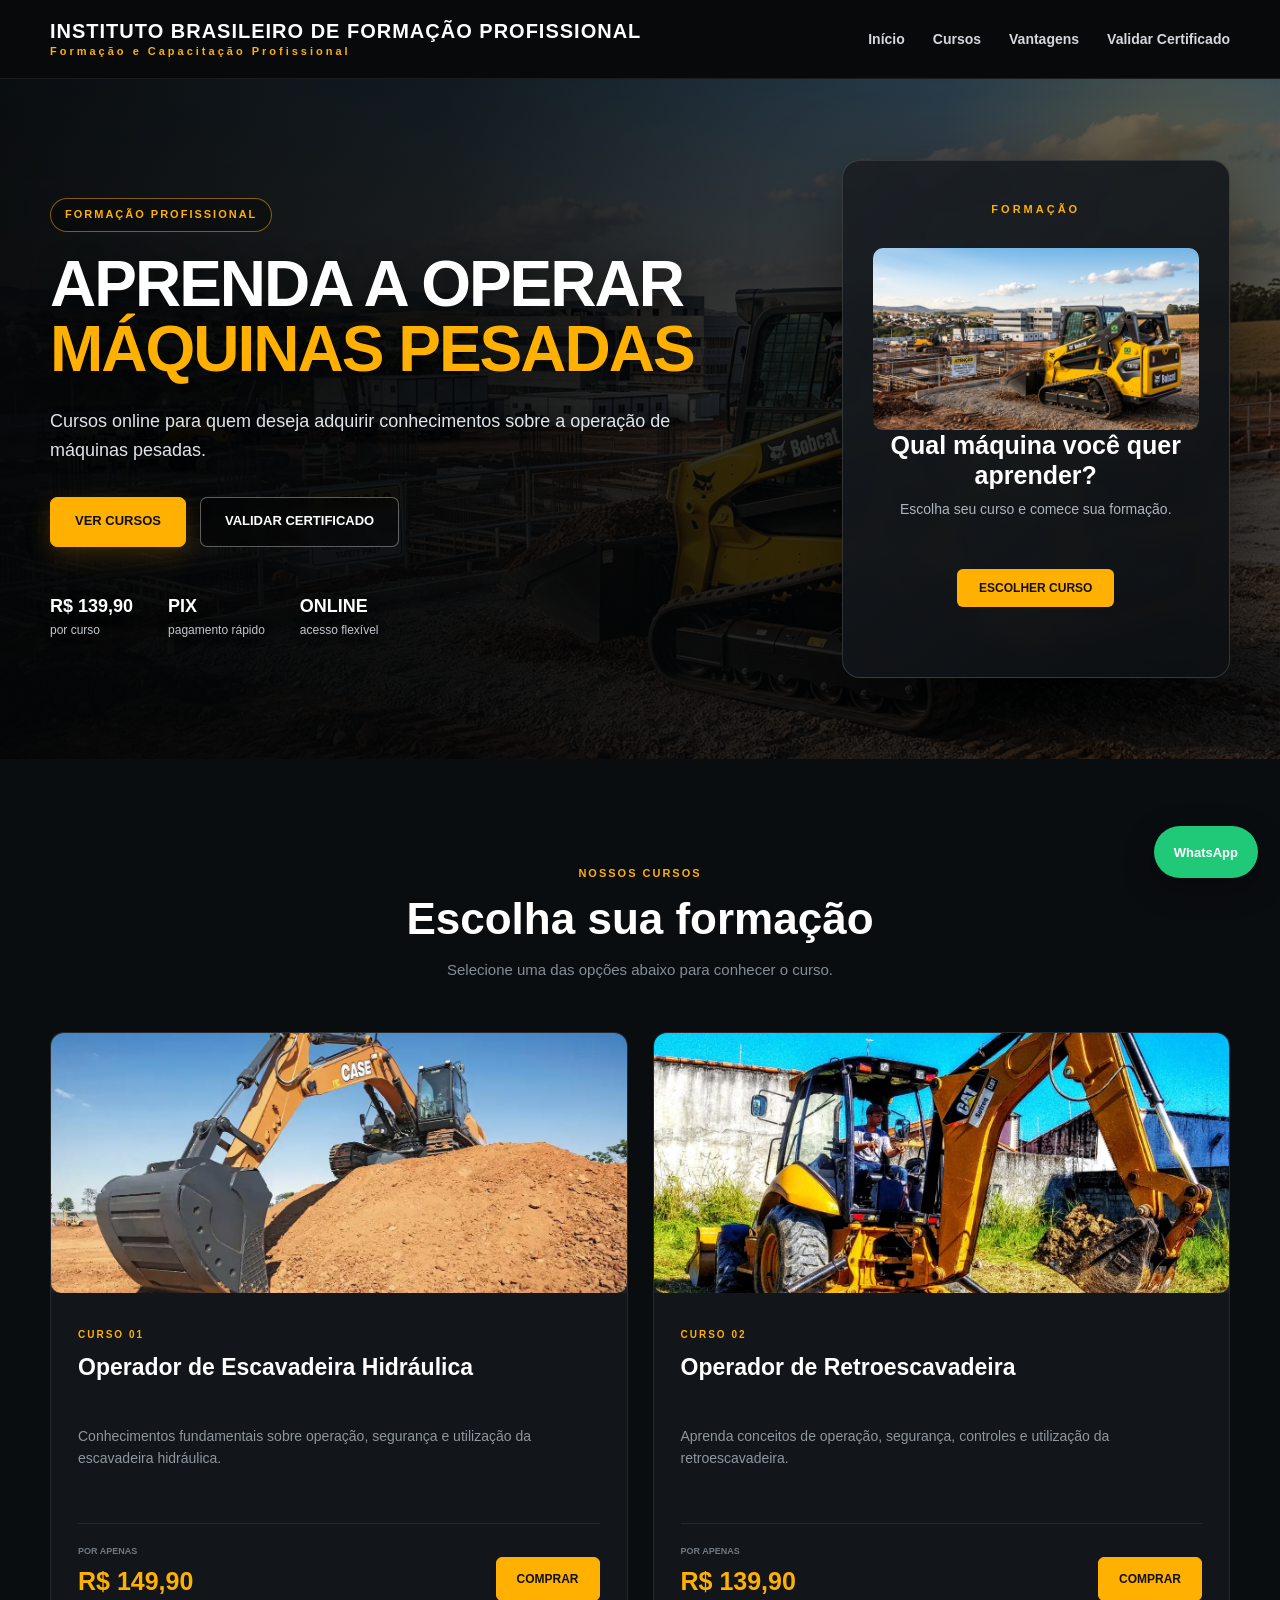
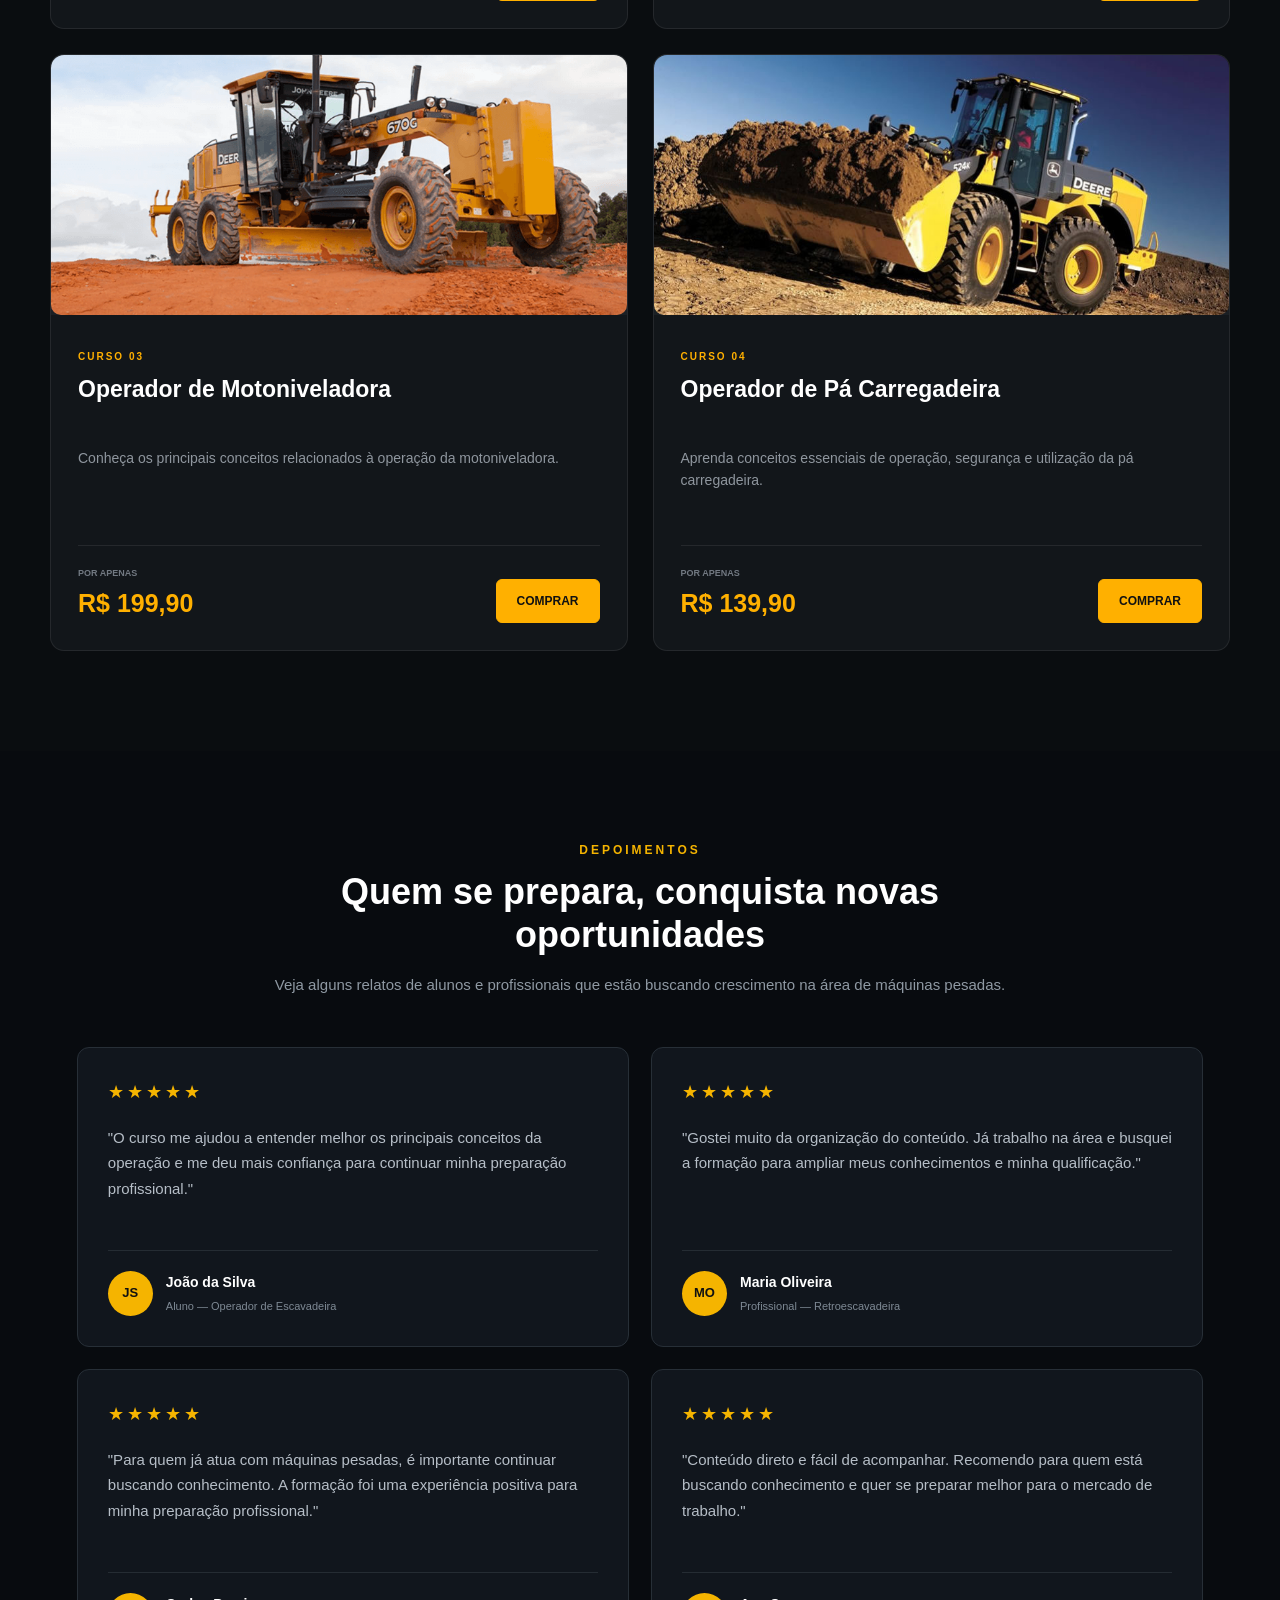
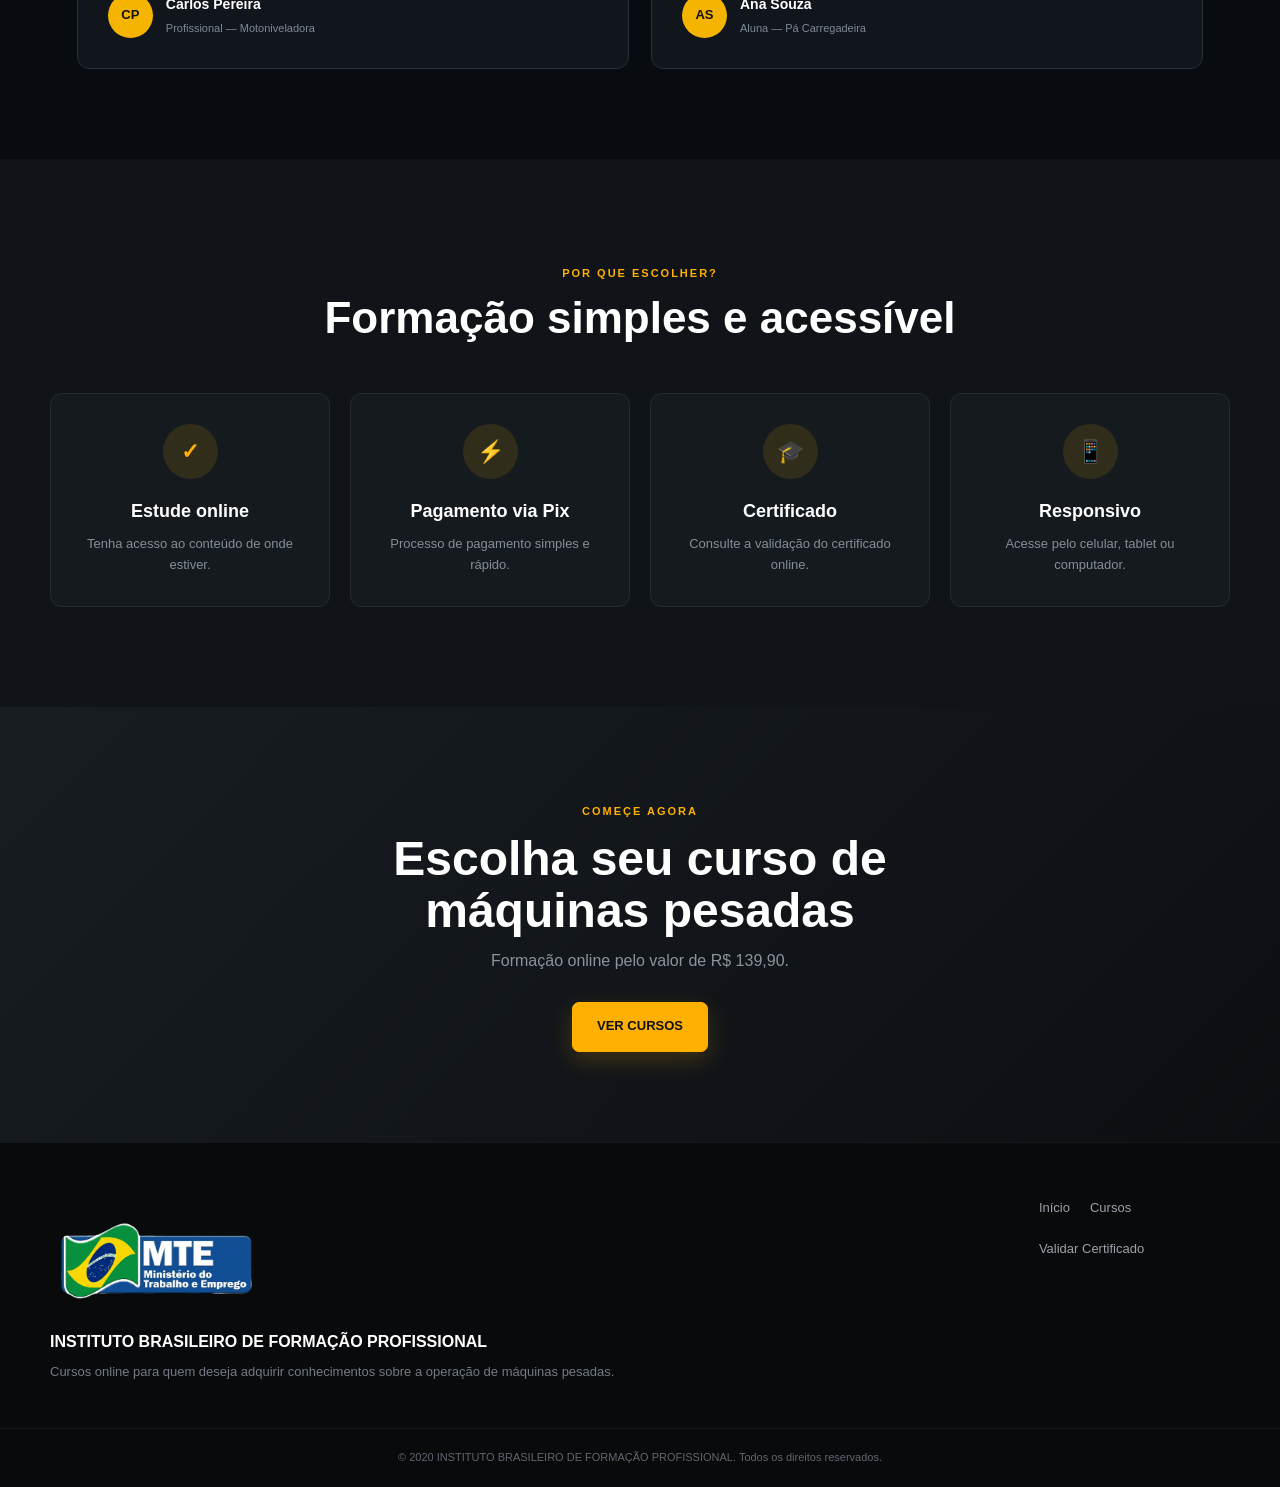
<file: index.html>
<!DOCTYPE html>
<html lang="pt-BR">

<head>
    <meta charset="UTF-8">

    <meta
        name="viewport"
        content="width=device-width, initial-scale=1.0"
    >

    <meta
        name="description"
        content="Cursos de máquinas pesadas. Aprenda operação de escavadeira hidráulica, retroescavadeira, motoniveladora e pá carregadeira."
    >

    <meta
        name="theme-color"
        content="#111111"
    >

    <title>INSTITUTO BRASILEIRO DE FORMAÇÃO PROFISSIONAL
Formação e Capacitação Profissional</title>

    <link
        rel="stylesheet"
        href="style.css"
    >
</head>

<body>

    <!-- =====================================================
         CABEÇALHO
         ===================================================== -->

    <header class="header">

        <div class="container header-container">

            <a
                href="#inicio"
                class="logo"
            >
                <span class="logo-principal">
                    INSTITUTO BRASILEIRO DE FORMAÇÃO PROFISSIONAL

                </span>

                <span class="logo-secundario">
                    Formação e Capacitação Profissional
                </span>
            </a>


            <button
                class="menu-toggle"
                id="menuToggle"
                type="button"
                aria-label="Abrir menu"
                aria-expanded="false"
            >
                ☰
            </button>


            <nav
                class="menu"
                id="menu"
            >

                <a href="#inicio">
                    Início
                </a>

                <a href="#cursos">
                    Cursos
                </a>

                <a href="#vantagens">
                    Vantagens
                </a>

                <a href="certificado.html">
                    Validar Certificado
                </a>

            </nav>

        </div>

    </header>


    <!-- =====================================================
         HERO
         ===================================================== -->

    <main>

        <section
            class="hero"
            id="inicio"
        >

            <div class="container hero-grid">

                <div class="hero-content">

                    <span class="hero-tag">
                        FORMAÇÃO PROFISSIONAL
                    </span>

                    <h1>
                        APRENDA A OPERAR
                        <strong>
                            MÁQUINAS PESADAS
                        </strong>
                    </h1>

                    <p>
                        Cursos online para quem deseja
                        adquirir conhecimentos sobre a
                        operação de máquinas pesadas.
                    </p>


                    <div class="hero-buttons">

                        <a
                            href="#cursos"
                            class="btn btn-primary"
                        >
                            VER CURSOS
                        </a>

                        <a
                            href="certificado.html"
                            class="btn btn-outline"
                        >
                            VALIDAR CERTIFICADO
                        </a>

                    </div>


                    <div class="hero-info">

                        <div>
                            <strong>
                                R$ 139,90
                            </strong>

                            <span>
                                por curso
                            </span>
                        </div>

                        <div>
                            <strong>
                                PIX
                            </strong>

                            <span>
                                pagamento rápido
                            </span>
                        </div>

                        <div>
                            <strong>
                                ONLINE
                            </strong>

                            <span>
                                acesso flexível
                            </span>
                        </div>

                    </div>

                </div>


                <div class="hero-card">

                    <div class="hero-card-top">
                        FORMAÇÃO
                    </div>

                    <div class="hero-machine">
                        <img
                            src="img/hero-maquinas.jpg"
                            alt=""
                    </div>

                    <h2>
                        Qual máquina
                        você quer aprender?
                    </h2>

                    <p>
                        Escolha seu curso e comece
                        sua formação.
                    </p>

                    <a
                        href="#cursos"
                        class="hero-card-button"
                    >
                        ESCOLHER CURSO
                    </a>

                </div>

            </div>

        </section>


        <!-- =================================================
             CURSOS
             ================================================= -->

        <section
            class="courses-section"
            id="cursos"
        >

            <div class="container">

                <div class="section-heading">

                    <span>
                        NOSSOS CURSOS
                    </span>

                    <h2>
                        Escolha sua formação
                    </h2>

                    <p>
                        Selecione uma das opções abaixo
                        para conhecer o curso.
                    </p>

                </div>


                <div class="courses-grid">


                    <!-- ESCAVADEIRA -->

                    <article class="course-card">

                        <div class="course-image">

                            <img
                                src="img/escavadeira-hidraulica.png"
                                alt="Escavadeira Hidráulica"
                            >

                        </div>

                        <div class="course-content">

                            <span class="course-number">
                                CURSO 01
                            </span>

                            <h3>
                                Operador de
                                Escavadeira Hidráulica
                            </h3>

                            <p>
                                Conhecimentos fundamentais
                                sobre operação, segurança
                                e utilização da escavadeira
                                hidráulica.
                            </p>

                            <div class="course-bottom">

                                <div class="price">

                                    <small>
                                        POR APENAS
                                    </small>

                                    <strong>
                                        R$ 149,90
                                    </strong>

                                </div>

                                <button
                                    type="button"
                                    class="btn-course"
                                    onclick="abrirPagamento('Operador de Escavadeira Hidráulica', 49.90)"
                                >
                                    COMPRAR
                                </button>

                            </div>

                        </div>

                    </article>


                    <!-- RETROESCAVADEIRA -->

                    <article class="course-card">

                        <div class="course-image">

                            <img
                                src="img/Retroescavadeira.jpg"
                                alt="Retroescavadeira"
                            >

                        </div>

                        <div class="course-content">

                            <span class="course-number">
                                CURSO 02
                            </span>

                            <h3>
                                Operador de
                                Retroescavadeira
                            </h3>

                            <p>
                                Aprenda conceitos de
                                operação, segurança,
                                controles e utilização da
                                retroescavadeira.
                            </p>

                            <div class="course-bottom">

                                <div class="price">

                                    <small>
                                        POR APENAS
                                    </small>

                                    <strong>
                                        R$ 139,90
                                    </strong>

                                </div>

                                <button
                                    type="button"
                                    class="btn-course"
                                    onclick="abrirPagamento('Operador de Retroescavadeira', 49.90)"
                                >
                                    COMPRAR
                                </button>

                            </div>

                        </div>

                    </article>


                    <!-- MOTONIVELADORA -->

                    <article class="course-card">

                        <div class="course-image">

                            <img
                                src="img/motoniveladora.png"
                                alt="Motoniveladora"
                            >

                        </div>

                        <div class="course-content">

                            <span class="course-number">
                                CURSO 03
                            </span>

                            <h3>
                                Operador de
                                Motoniveladora
                            </h3>

                            <p>
                                Conheça os principais
                                conceitos relacionados à
                                operação da motoniveladora.
                            </p>

                            <div class="course-bottom">

                                <div class="price">

                                    <small>
                                        POR APENAS
                                    </small>

                                    <strong>
                                        R$ 199,90
                                    </strong>

                                </div>

                                <button
                                    type="button"
                                    class="btn-course"
                                    onclick="abrirPagamento('Operador de Motoniveladora', 49.90)"
                                >
                                    COMPRAR
                                </button>

                            </div>

                        </div>

                    </article>


                    <!-- PÁ CARREGADEIRA -->

                    <article class="course-card">

                        <div class="course-image">

                            <img
                                src="img/Pá Carregadeira.jpg"
                                alt="Pá Carregadeira"
                            >

                        </div>

                        <div class="course-content">

                            <span class="course-number">
                                CURSO 04
                            </span>

                            <h3>
                                Operador de
                                Pá Carregadeira
                            </h3>

                            <p>
                                Aprenda conceitos essenciais
                                de operação, segurança e
                                utilização da pá carregadeira.
                            </p>

                            <div class="course-bottom">

                                <div class="price">

                                    <small>
                                        POR APENAS
                                    </small>

                                    <strong>
                                        R$ 139,90
                                    </strong>

                                </div>

                                <button
                                    type="button"
                                    class="btn-course"
                                    onclick="abrirPagamento('Operador de Pá Carregadeira', 49.90)"
                                >
                                    COMPRAR
                                </button>

                            </div>

                        </div>

                    </article>

                </div>

            </div>

        </section>

        <!-- =====================================================
     DEPOIMENTOS
===================================================== -->

<section class="depoimentos" id="depoimentos">

    <div class="section-title">
        <span>DEPOIMENTOS</span>

        <h2>
            Quem se prepara, conquista novas oportunidades
        </h2>

        <p>
            Veja alguns relatos de alunos e profissionais
            que estão buscando crescimento na área de máquinas pesadas.
        </p>
    </div>


    <div class="depoimentos-grid">

        <article class="depoimento-card">

            <div class="estrelas">
                ★★★★★
            </div>

            <p>
                "O curso me ajudou a entender melhor os principais
                conceitos da operação e me deu mais confiança para
                continuar minha preparação profissional."
            </p>

            <div class="aluno">

                <div class="avatar">
                    JS
                </div>

                <div>
                    <strong>
                        João da Silva
                    </strong>

                    <span>
                        Aluno — Operador de Escavadeira
                    </span>
                </div>

            </div>

        </article>


        <article class="depoimento-card">

            <div class="estrelas">
                ★★★★★
            </div>

            <p>
                "Gostei muito da organização do conteúdo. Já trabalho
                na área e busquei a formação para ampliar meus
                conhecimentos e minha qualificação."
            </p>

            <div class="aluno">

                <div class="avatar">
                    MO
                </div>

                <div>
                    <strong>
                        Maria Oliveira
                    </strong>

                    <span>
                        Profissional — Retroescavadeira
                    </span>
                </div>

            </div>

        </article>


        <article class="depoimento-card">

            <div class="estrelas">
                ★★★★★
            </div>

            <p>
                "Para quem já atua com máquinas pesadas, é importante
                continuar buscando conhecimento. A formação foi uma
                experiência positiva para minha preparação profissional."
            </p>

            <div class="aluno">

                <div class="avatar">
                    CP
                </div>

                <div>
                    <strong>
                        Carlos Pereira
                    </strong>

                    <span>
                        Profissional — Motoniveladora
                    </span>

                </div>

            </div>

        </article>


        <article class="depoimento-card">

            <div class="estrelas">
                ★★★★★
            </div>

            <p>
                "Conteúdo direto e fácil de acompanhar. Recomendo
                para quem está buscando conhecimento e quer se
                preparar melhor para o mercado de trabalho."
            </p>

            <div class="aluno">

                <div class="avatar">
                    AS
                </div>

                <div>
                    <strong>
                        Ana Souza
                    </strong>

                    <span>
                        Aluna — Pá Carregadeira
                    </span>

                </div>

            </div>

        </article>

    </div>

</section>


        <!-- =================================================
             VANTAGENS
             ================================================= -->

        <section
            class="advantages-section"
            id="vantagens"
        >

            <div class="container">

                <div class="section-heading">

                    <span>
                        POR QUE ESCOLHER?
                    </span>

                    <h2>
                        Formação simples e acessível
                    </h2>

                </div>


                <div class="advantages-grid">

                    <div class="advantage">

                        <div class="advantage-icon">
                            ✓
                        </div>

                        <h3>
                            Estude online
                        </h3>

                        <p>
                            Tenha acesso ao conteúdo
                            de onde estiver.
                        </p>

                    </div>


                    <div class="advantage">

                        <div class="advantage-icon">
                            ⚡
                        </div>

                        <h3>
                            Pagamento via Pix
                        </h3>

                        <p>
                            Processo de pagamento
                            simples e rápido.
                        </p>

                    </div>


                    <div class="advantage">

                        <div class="advantage-icon">
                            🎓
                        </div>

                        <h3>
                            Certificado
                        </h3>

                        <p>
                            Consulte a validação do
                            certificado online.
                        </p>

                    </div>


                    <div class="advantage">

                        <div class="advantage-icon">
                            📱
                        </div>

                        <h3>
                            Responsivo
                        </h3>

                        <p>
                            Acesse pelo celular,
                            tablet ou computador.
                        </p>

                    </div>

                </div>

            </div>

        </section>


        <!-- =================================================
             CTA
             ================================================= -->

        <section class="cta-section">

            <div class="container cta-content">

                <span>
                    COMEÇE AGORA
                </span>

                <h2>
                    Escolha seu curso de
                    máquinas pesadas
                </h2>

                <p>
                    Formação online pelo valor de
                    R$ 139,90.
                </p>

                <a
                    href="#cursos"
                    class="btn btn-primary"
                >
                    VER CURSOS
                </a>

            </div>

        </section>

    </main>


    <!-- =====================================================
         MODAL PIX
         ===================================================== -->

    <div
        class="modal"
        id="pixModal"
        aria-hidden="true"
    >

        <div class="modal-box">

            <button
                class="modal-close"
                type="button"
                onclick="fecharPagamento()"
                aria-label="Fechar"
            >
                ×
            </button>


            <div class="modal-header">

                <span>
                    PAGAMENTO VIA PIX
                </span>

                <h2>
                    Finalize sua inscrição
                </h2>

            </div>


            <div class="selected-course">

                <small>
                    CURSO SELECIONADO
                </small>

                <strong id="modalCurso">
                    Curso de Máquinas Pesadas
                </strong>

            </div>


            <div class="modal-price">

                <small>
                    VALOR
                </small>

                <strong id="modalValor">
                    R$ 49,90
                </strong>

            </div>


            <div class="pix-instructions">

                <h3>
                    Chave Pix
                </h3>

                <p>
                    Copie a chave Pix abaixo para
                    realizar o pagamento.
                </p>


                <div class="pix-key-box">

                    <input
                        type="text"
                        id="pixKey"
                        value="31971705564"
                        readonly
                    >

                    <button
                        type="button"
                        id="btnCopiar"
                        onclick="copiarPix()"
                    >
                        Copiar Pix
                    </button>

                </div>


                <div
                    class="pix-message"
                    id="mensagemPix"
                >
                    Chave Pix:
                    <strong>
                        31971705564
                    </strong>
                </div>

            </div>


            <div class="pix-code-area">

                <h3>
                    Pix Copia e Cola
                </h3>

                <p>
                    O código completo também será
                    gerado abaixo.
                </p>

                <textarea
                    id="pixCode"
                    readonly
                    placeholder="O código Pix será gerado aqui..."
                ></textarea>

            </div>


            <div class="payment-warning">

                <strong>
                    Atenção
                </strong>

                <p>
                    Após realizar o pagamento,
                    envie o comprovante pelo
                    WhatsApp para solicitar a
                    liberação do curso.
                </p>

            </div>


            <button
                type="button"
                class="btn-whatsapp"
                onclick="enviarComprovante()"
            >
                ENVIAR COMPROVANTE NO WHATSAPP
            </button>


            <button
                type="button"
                class="btn-secondary-modal"
                onclick="fecharPagamento()"
            >
                Fechar
            </button>

        </div>

    </div>


    <!-- =====================================================
         WHATSAPP FLUTUANTE
         ===================================================== -->

    <button
        type="button"
        class="whatsapp-float"
        id="whatsappFlutuante"
        aria-label="Falar no WhatsApp"
    >
        <span>
            WhatsApp
        </span>
    </button>


    <!-- =====================================================
         RODAPÉ
         ===================================================== -->

    <footer class="footer">

        <div class="container footer-content">

            <div>
                <img src="img/nr.png" style="width: 22%; " alt="NR-12">

                <h3>
                    INSTITUTO BRASILEIRO DE FORMAÇÃO PROFISSIONAL
                </h3>

                <p>
                    Cursos online para quem deseja
                    adquirir conhecimentos sobre a
                    operação de máquinas pesadas.
                    
                </p>

            </div>


            <div class="footer-links">

                <a href="#inicio">
                    Início
                </a>

                <a href="#cursos">
                    Cursos
                </a>

                <a href="certificado.html">
                    Validar Certificado
                </a>

            </div>

        </div>


        <div class="footer-bottom">

            © 2020 INSTITUTO BRASILEIRO DE FORMAÇÃO PROFISSIONAL.
            Todos os direitos reservados.

        </div>

    </footer>


    <script src="script.js"></script>

</body>

</html>
</file>
<file: style.css>
/* ============================================================
   FORMAÇÃO MÁQUINAS PESADAS
   STYLE.CSS
   RESPONSIVO - CELULAR / TABLET / COMPUTADOR
   ============================================================ */


/* ============================================================
   RESET
   ============================================================ */

* {
    margin: 0;
    padding: 0;
    box-sizing: border-box;
}

html {
    scroll-behavior: smooth;
}

body {
    font-family: Arial, Helvetica, sans-serif;
    background: #0a0d10;
    color: #ffffff;
    line-height: 1.6;
    overflow-x: hidden;
}

body.modal-aberto {
    overflow: hidden;
}

img {
    display: block;
    max-width: 100%;
    border-radius: 10px;
}

a {
    text-decoration: none;
    color: inherit;
}

button,
input,
textarea {
    font-family: inherit;
}

button {
    cursor: pointer;
}


/* ============================================================
   CONTAINER
   ============================================================ */

.container {
    width: min(1180px, calc(100% - 40px));
    margin: 0 auto;
}


/* ============================================================
   HEADER
   ============================================================ */

.header {
    position: sticky;
    top: 0;
    z-index: 1000;
    width: 100%;
    background: rgba(8, 10, 12, 0.97);
    border-bottom: 1px solid rgba(255, 255, 255, 0.08);
    backdrop-filter: blur(12px);
}

.header-container {
    min-height: 78px;
    display: flex;
    align-items: center;
    justify-content: space-between;
    gap: 30px;
}


/* ============================================================
   LOGO
   ============================================================ */

.logo {
    display: flex;
    flex-direction: column;
    line-height: 1;
}

.logo-principal {
    color: #ffffff;
    font-size: 20px;
    font-weight: 900;
    letter-spacing: 1px;
}

.logo-secundario {
    margin-top: 5px;
    color: #ffb000;
    font-size: 11px;
    font-weight: 800;
    letter-spacing: 3px;
}


/* ============================================================
   MENU
   ============================================================ */

.menu {
    display: flex;
    align-items: center;
    gap: 28px;
}

.menu a {
    position: relative;
    color: #d4d8dd;
    font-size: 14px;
    font-weight: 700;
    transition: color 0.2s ease;
}

.menu a::after {
    content: "";
    position: absolute;
    left: 0;
    bottom: -7px;
    width: 0;
    height: 2px;
    background: #ffb000;
    transition: width 0.2s ease;
}

.menu a:hover {
    color: #ffb000;
}

.menu a:hover::after {
    width: 100%;
}


/* ============================================================
   BOTÃO MENU MOBILE
   ============================================================ */

.menu-toggle {
    display: none;
    width: 44px;
    height: 44px;
    border: 1px solid rgba(255, 255, 255, 0.12);
    border-radius: 8px;
    background: #15191d;
    color: #ffffff;
    font-size: 25px;
}


/* ============================================================
   HERO
   ============================================================ */

.hero {
    position: relative;
    min-height: 680px;

    display: flex;
    align-items: center;

    background-image:
        linear-gradient(
            90deg,
            rgba(5, 8, 10, 0.96) 0%,
            rgba(5, 8, 10, 0.88) 35%,
            rgba(5, 8, 10, 0.70) 65%,
            rgba(5, 8, 10, 0.55) 100%
        ),
        url("img/hero-maquinas.jpg");

    background-size: cover;
    background-position: center center;
    background-repeat: no-repeat;

    overflow: hidden;
}

.hero::before {
    content: "";
    position: absolute;
    inset: 0;

    background:
        linear-gradient(
            180deg,
            rgba(0, 0, 0, 0.15),
            rgba(0, 0, 0, 0.40)
        );

    pointer-events: none;
}

.hero::after {
    content: "";

    position: absolute;

    top: -180px;
    right: -150px;

    width: 500px;
    height: 500px;

    background:
        radial-gradient(
            circle,
            rgba(255, 176, 0, 0.14),
            transparent 68%
        );

    pointer-events: none;
}


/* ============================================================
   CONTEÚDO DO HERO
   ============================================================ */

.hero-grid {
    position: relative;
    z-index: 2;

    display: grid;

    grid-template-columns:
        minmax(0, 1.3fr)
        minmax(300px, 0.7fr);

    gap: 70px;

    align-items: center;
}

.hero-content {
    padding: 60px 0;
}

.hero-tag {
    display: inline-block;

    margin-bottom: 20px;

    padding: 7px 14px;

    border: 1px solid rgba(255, 176, 0, 0.5);

    border-radius: 30px;

    background: rgba(0, 0, 0, 0.30);

    color: #ffb000;

    font-size: 11px;
    font-weight: 900;
    letter-spacing: 2px;

    backdrop-filter: blur(4px);
}

.hero h1 {
    max-width: 760px;

    color: #ffffff;

    font-size: clamp(40px, 5vw, 68px);

    font-weight: 900;

    line-height: 1.02;

    letter-spacing: -2px;

    text-shadow:
        0 5px 25px rgba(0, 0, 0, 0.55);
}

.hero h1 strong {
    display: block;

    color: #ffb000;

    text-shadow:
        0 5px 25px rgba(0, 0, 0, 0.65);
}

.hero-content > p {
    max-width: 650px;

    margin-top: 25px;

    color: #e0e4e8;

    font-size: 18px;

    text-shadow:
        0 3px 15px rgba(0, 0, 0, 0.65);
}

.hero-buttons {
    display: flex;
    flex-wrap: wrap;

    gap: 14px;

    margin-top: 32px;
}


/* ============================================================
   BOTÕES
   ============================================================ */

.btn {
    min-height: 50px;

    padding: 0 24px;

    display: inline-flex;

    align-items: center;
    justify-content: center;

    border-radius: 7px;

    font-size: 13px;
    font-weight: 900;

    transition:
        transform 0.2s ease,
        background 0.2s ease,
        border-color 0.2s ease;
}

.btn:hover {
    transform: translateY(-2px);
}

.btn-primary {
    background: #ffb000;

    border: 1px solid #ffb000;

    color: #111111;

    box-shadow:
        0 8px 25px rgba(255, 176, 0, 0.20);
}

.btn-primary:hover {
    background: #ffc233;
    border-color: #ffc233;
}

.btn-outline {
    background: rgba(0, 0, 0, 0.30);

    border: 1px solid rgba(255, 255, 255, 0.35);

    color: #ffffff;

    backdrop-filter: blur(5px);
}

.btn-outline:hover {
    border-color: #ffb000;
    color: #ffb000;
}


/* ============================================================
   INFORMAÇÕES DO HERO
   ============================================================ */

.hero-info {
    display: flex;
    flex-wrap: wrap;

    gap: 35px;

    margin-top: 45px;
}

.hero-info div {
    display: flex;
    flex-direction: column;
}

.hero-info strong {
    color: #ffffff;

    font-size: 18px;
    font-weight: 900;

    text-shadow:
        0 3px 12px rgba(0, 0, 0, 0.7);
}

.hero-info span {
    color: #c2c7cc;

    font-size: 12px;

    text-shadow:
        0 2px 10px rgba(0, 0, 0, 0.7);
}


/* ============================================================
   CARD DO HERO
   ============================================================ */

.hero-card {
    padding: 40px 30px;

    text-align: center;

    background:
        linear-gradient(
            145deg,
            rgba(25, 30, 35, 0.92),
            rgba(13, 16, 19, 0.95)
        );

    border: 1px solid rgba(255, 255, 255, 0.14);

    border-radius: 18px;

    box-shadow:
        0 25px 80px rgba(0, 0, 0, 0.55);

    backdrop-filter: blur(8px);
}

.hero-card-top {
    color: #ffb000;

    font-size: 11px;
    font-weight: 900;

    letter-spacing: 3px;
}

.hero-machine {
    margin: 30px 0;

    font-size: 90px;

    line-height: 1;
}

.hero-card h2 {
    color: #ffffff;

    font-size: 25px;

    line-height: 1.2;
}

.hero-card p {
    margin-top: 12px;

    color: #aeb5bd;

    font-size: 14px;
}

.hero-card-button {
    display: inline-flex;

    margin-top: 25px;

    padding: 13px 22px;

    border-radius: 6px;

    background: #ffb000;

    color: #111111;

    font-size: 12px;
    font-weight: 900;

    transition:
        background 0.2s ease,
        transform 0.2s ease;
}

.hero-card-button:hover {
    background: #ffc233;
    transform: translateY(-2px);
}


/* ============================================================
   TÍTULOS DAS SEÇÕES
   ============================================================ */

.section-heading {
    margin-bottom: 50px;

    text-align: center;
}

.section-heading > span {
    color: #ffb000;

    font-size: 11px;
    font-weight: 900;

    letter-spacing: 2px;
}

.section-heading h2 {
    margin-top: 10px;

    color: #ffffff;

    font-size: clamp(30px, 4vw, 44px);

    line-height: 1.1;
}

.section-heading p {
    max-width: 600px;

    margin: 15px auto 0;

    color: #858d95;

    font-size: 15px;
}


/* ============================================================
   SEÇÃO DE CURSOS
   ============================================================ */

.courses-section {
    padding: 100px 0;

    background: #0a0d10;
}

.courses-grid {
    display: grid;

    grid-template-columns:
        repeat(2, minmax(0, 1fr));

    gap: 25px;
}


/* ============================================================
   CARD DE CURSO
   ============================================================ */

.course-card {
    overflow: hidden;

    background: #12161a;

    border: 1px solid rgba(255, 255, 255, 0.08);

    border-radius: 14px;

    transition:
        transform 0.25s ease,
        border-color 0.25s ease,
        box-shadow 0.25s ease;
}

.course-card:hover {
    transform: translateY(-5px);

    border-color: rgba(255, 176, 0, 0.5);

    box-shadow:
        0 20px 60px rgba(0, 0, 0, 0.3);
}


/* ============================================================
   IMAGEM DOS CURSOS
   ============================================================ */

.course-image {
    width: 100%;
    height: 260px;

    overflow: hidden;

    background: #1a1f24;
}

.course-image img {
    width: 100%;
    height: 100%;

    object-fit: cover;

    transition:
        transform 0.4s ease;
}

.course-card:hover .course-image img {
    transform: scale(1.04);
}


/* ============================================================
   CONTEÚDO DO CURSO
   ============================================================ */

.course-content {
    padding: 27px;
}

.course-number {
    color: #ffb000;

    font-size: 10px;
    font-weight: 900;

    letter-spacing: 2px;
}

.course-content h3 {
    min-height: 58px;

    margin-top: 8px;

    color: #ffffff;

    font-size: 23px;

    line-height: 1.2;
}

.course-content p {
    min-height: 76px;

    margin-top: 13px;

    color: #8f969e;

    font-size: 14px;
}


/* ============================================================
   PARTE INFERIOR DO CARD
   ============================================================ */

.course-bottom {
    display: flex;

    align-items: flex-end;

    justify-content: space-between;

    gap: 15px;

    margin-top: 22px;

    padding-top: 20px;

    border-top:
        1px solid rgba(255, 255, 255, 0.08);
}

.price {
    display: flex;
    flex-direction: column;
}

.price small {
    color: #727982;

    font-size: 9px;
    font-weight: 800;
}

.price strong {
    margin-top: 3px;

    color: #ffb000;

    font-size: 25px;
}


/* ============================================================
   BOTÃO COMPRAR
   ============================================================ */

.btn-course {
    min-height: 44px;

    padding: 0 20px;

    border: 1px solid #ffb000;

    border-radius: 6px;

    background: #ffb000;

    color: #111111;

    font-size: 12px;
    font-weight: 900;

    transition:
        background 0.2s ease,
        transform 0.2s ease;
}

.btn-course:hover {
    background: #ffc233;

    transform: translateY(-2px);
}


/* ============================================================
   VANTAGENS
   ============================================================ */

.advantages-section {
    padding: 100px 0;

    background: #101418;
}

.advantages-grid {
    display: grid;

    grid-template-columns:
        repeat(4, minmax(0, 1fr));

    gap: 20px;
}

.advantage {
    padding: 30px 22px;

    text-align: center;

    background: #151a1f;

    border:
        1px solid rgba(255, 255, 255, 0.07);

    border-radius: 12px;
}

.advantage-icon {
    width: 55px;
    height: 55px;

    margin: 0 auto 18px;

    display: flex;

    align-items: center;
    justify-content: center;

    border-radius: 50%;

    background:
        rgba(255, 176, 0, 0.12);

    color: #ffb000;

    font-size: 22px;
    font-weight: 900;
}

.advantage h3 {
    color: #ffffff;

    font-size: 18px;
}

.advantage p {
    margin-top: 9px;

    color: #858d95;

    font-size: 13px;
}


/* ============================================================
   CTA
   ============================================================ */

.cta-section {
    padding: 90px 0;

    background:
        linear-gradient(
            135deg,
            #181d22,
            #0c0f12
        );
}

.cta-content {
    text-align: center;
}

.cta-content > span {
    color: #ffb000;

    font-size: 11px;
    font-weight: 900;

    letter-spacing: 2px;
}

.cta-content h2 {
    max-width: 700px;

    margin: 10px auto;

    color: #ffffff;

    font-size: clamp(30px, 4vw, 48px);

    line-height: 1.1;
}

.cta-content p {
    margin-bottom: 28px;

    color: #8c939b;
}


/* ============================================================
   MODAL
   ============================================================ */

.modal {
    position: fixed;

    inset: 0;

    z-index: 3000;

    display: none;

    align-items: center;
    justify-content: center;

    padding: 20px;

    background:
        rgba(0, 0, 0, 0.84);

    overflow-y: auto;
}

.modal.active,
.modal.ativo {
    display: flex;
}

.modal-box {
    position: relative;

    width: min(560px, 100%);

    max-height: 95vh;

    overflow-y: auto;

    padding: 35px;

    background: #151a1f;

    border:
        1px solid rgba(255, 255, 255, 0.12);

    border-radius: 16px;

    box-shadow:
        0 30px 100px rgba(0, 0, 0, 0.65);
}


/* ============================================================
   FECHAR MODAL
   ============================================================ */

.modal-close {
    position: absolute;

    top: 15px;
    right: 18px;

    width: 38px;
    height: 38px;

    display: flex;

    align-items: center;
    justify-content: center;

    border: 0;

    border-radius: 50%;

    background: #252b31;

    color: #ffffff;

    font-size: 25px;

    line-height: 1;

    transition:
        background 0.2s ease;
}

.modal-close:hover {
    background: #ffb000;

    color: #111111;
}


/* ============================================================
   CABEÇALHO DO MODAL
   ============================================================ */

.modal-header {
    padding-right: 40px;
}

.modal-header span {
    color: #ffb000;

    font-size: 10px;
    font-weight: 900;

    letter-spacing: 2px;
}

.modal-header h2 {
    margin-top: 6px;

    color: #ffffff;

    font-size: 28px;

    line-height: 1.2;
}


/* ============================================================
   CURSO SELECIONADO
   ============================================================ */

.selected-course {
    margin-top: 25px;

    padding: 18px;

    background: #0d1013;

    border-radius: 9px;
}

.selected-course small,
.modal-price small {
    display: block;

    color: #777f88;

    font-size: 10px;
    font-weight: 800;
}

.selected-course strong {
    display: block;

    margin-top: 4px;

    color: #ffffff;

    font-size: 16px;
}


/* ============================================================
   PREÇO DO MODAL
   ============================================================ */

.modal-price {
    margin-top: 18px;

    text-align: center;
}

.modal-price strong {
    display: block;

    margin-top: 3px;

    color: #ffb000;

    font-size: 34px;

    line-height: 1.2;
}


/* ============================================================
   INSTRUÇÕES PIX
   ============================================================ */

.pix-instructions {
    margin-top: 25px;
}

.pix-instructions h3,
.pix-code-area h3 {
    color: #ffffff;

    font-size: 17px;
}

.pix-instructions p,
.pix-code-area p {
    margin-top: 5px;

    color: #858d95;

    font-size: 13px;
}


/* ============================================================
   CHAVE PIX
   ============================================================ */

.pix-key-box {
    display: flex;

    gap: 8px;

    margin-top: 14px;
}

.pix-key-box input {
    min-width: 0;

    flex: 1;

    height: 48px;

    padding: 0 13px;

    border:
        1px solid rgba(255, 255, 255, 0.1);

    border-radius: 6px;

    outline: none;

    background: #0b0d10;

    color: #ffffff;

    font-size: 15px;

    font-weight: 800;
}

.pix-key-box input:focus {
    border-color: #ffb000;
}

.pix-key-box button {
    min-width: 120px;

    border: 0;

    border-radius: 6px;

    background: #ffb000;

    color: #111111;

    font-size: 12px;

    font-weight: 900;

    transition:
        background 0.2s ease,
        transform 0.2s ease;
}

.pix-key-box button:hover {
    background: #ffc233;

    transform: translateY(-1px);
}


/* ============================================================
   MENSAGEM PIX
   ============================================================ */

.pix-message {
    min-height: 20px;

    margin-top: 10px;

    color: #8f969e;

    font-size: 12px;
}

.pix-message strong {
    color: #ffb000;
}

.pix-message.erro {
    color: #ff6d6d;
}


/* ============================================================
   PIX COPIA E COLA
   ============================================================ */

.pix-code-area {
    margin-top: 25px;
}

.pix-code-area textarea {
    width: 100%;

    min-height: 105px;

    margin-top: 12px;

    padding: 13px;

    resize: vertical;

    border:
        1px solid rgba(255, 255, 255, 0.1);

    border-radius: 7px;

    outline: none;

    background: #0b0d10;

    color: #d7dbe0;

    font-size: 11px;

    line-height: 1.5;
}

.pix-code-area textarea:focus {
    border-color: #ffb000;
}


/* ============================================================
   AVISO PAGAMENTO
   ============================================================ */

.payment-warning {
    margin-top: 20px;

    padding: 15px;

    border-left:
        3px solid #ffb000;

    background:
        rgba(255, 176, 0, 0.06);
}

.payment-warning strong {
    color: #ffb000;

    font-size: 13px;
}

.payment-warning p {
    margin-top: 5px;

    color: #a0a6ad;

    font-size: 12px;
}


/* ============================================================
   BOTÃO WHATSAPP
   ============================================================ */

.btn-whatsapp {
    width: 100%;

    min-height: 52px;

    margin-top: 20px;

    border: 0;

    border-radius: 7px;

    background: #20c978;

    color: #ffffff;

    font-size: 12px;

    font-weight: 900;

    transition:
        background 0.2s ease,
        transform 0.2s ease;
}

.btn-whatsapp:hover {
    background: #25dc83;

    transform: translateY(-1px);
}


/* ============================================================
   BOTÃO SECUNDÁRIO DO MODAL
   ============================================================ */

.btn-secondary-modal {
    width: 100%;

    min-height: 45px;

    margin-top: 10px;

    border:
        1px solid rgba(255, 255, 255, 0.15);

    border-radius: 7px;

    background: transparent;

    color: #ffffff;

    font-size: 13px;

    font-weight: 700;

    transition:
        border-color 0.2s ease,
        color 0.2s ease;
}

.btn-secondary-modal:hover {
    border-color: #ffb000;

    color: #ffb000;
}


/* ============================================================
   WHATSAPP FLUTUANTE
   ============================================================ */

.whatsapp-float {
    position: fixed;

    right: 22px;
    bottom: 22px;

    z-index: 1500;

    min-height: 52px;

    padding: 0 20px;

    border: 0;

    border-radius: 30px;

    background: #20c978;

    color: #ffffff;

    font-size: 13px;

    font-weight: 900;

    box-shadow:
        0 10px 30px rgba(0, 0, 0, 0.35);

    transition:
        transform 0.2s ease,
        background 0.2s ease;
}

.whatsapp-float:hover {
    background: #25dc83;

    transform: translateY(-2px);
}


/* ============================================================
   FOOTER
   ============================================================ */

.footer {
    padding-top: 55px;

    background: #080a0c;

    border-top:
        1px solid rgba(255, 255, 255, 0.06);
}

.footer-content {
    display: flex;

    align-items: flex-start;

    justify-content: space-between;

    gap: 40px;
}

.footer h3 {
    color: #ffffff;

    font-size: 16px;
}

.footer p {
    margin-top: 8px;

    color: #747b84;

    font-size: 13px;
}

.footer-links {
    display: flex;

    flex-wrap: wrap;

    align-items: center;

    gap: 20px;
}

.footer-links a {
    color: #9ca2aa;

    font-size: 13px;

    transition:
        color 0.2s ease;
}

.footer-links a:hover {
    color: #ffb000;
}

.footer-bottom {
    margin-top: 45px;

    padding: 20px;

    text-align: center;

    border-top:
        1px solid rgba(255, 255, 255, 0.06);

    color: #5f666e;

    font-size: 11px;
}


/* ============================================================
   TABLET / NOTEBOOK
   ============================================================ */

@media (max-width: 1000px) {

    .hero {
        min-height: auto;

        padding: 80px 0;
    }

    .hero-grid {
        grid-template-columns: 1fr;

        gap: 45px;
    }

    .hero-content {
        padding: 20px 0 0;
    }

    .hero-card {
        width: 100%;

        max-width: 500px;

        margin: 0 auto;
    }

    .advantages-grid {
        grid-template-columns:
            repeat(2, 1fr);
    }

}


/* ============================================================
   TABLET PEQUENO
   ============================================================ */

@media (max-width: 768px) {

    .container {
        width: calc(100% - 32px);
    }

    .hero {
        min-height: auto;

        padding: 80px 0 70px;

        background-position: center center;
    }

    .hero-grid {
        display: block;
    }

    .hero-content {
        text-align: center;

        padding: 0;
    }

    .hero-tag {
        margin-bottom: 18px;
    }

    .hero h1 {
        max-width: 700px;

        margin: 0 auto;

        font-size:
            clamp(36px, 7vw, 52px);

        letter-spacing: -1px;
    }

    .hero-content > p {
        max-width: 620px;

        margin: 22px auto 0;

        font-size: 16px;
    }

    .hero-buttons {
        justify-content: center;
    }

    .hero-info {
        justify-content: center;
    }

    .hero-card {
        margin-top: 45px;
    }

    .courses-section,
    .advantages-section {
        padding: 80px 0;
    }

}


/* ============================================================
   CELULAR
   ============================================================ */

@media (max-width: 700px) {

    .container {
        width: calc(100% - 28px);
    }


    /* ========================================================
       HEADER
       ======================================================== */

    .header-container {
        min-height: 68px;
    }

    .menu-toggle {
        display: flex;

        align-items: center;
        justify-content: center;
    }

    .menu {
        position: absolute;

        top: 68px;
        left: 0;
        right: 0;

        display: none;

        flex-direction: column;

        align-items: stretch;

        gap: 0;

        padding:
            10px 14px 18px;

        background: #0b0e11;

        border-bottom:
            1px solid rgba(255, 255, 255, 0.08);

        box-shadow:
            0 15px 30px rgba(0, 0, 0, 0.3);
    }

    .menu.active,
    .menu.ativo {
        display: flex;
    }

    .menu a {
        padding: 14px 10px;

        border-bottom:
            1px solid rgba(255, 255, 255, 0.05);
    }

    .menu a::after {
        display: none;
    }


    /* ========================================================
       HERO CELULAR
       ======================================================== */

    .hero {
        min-height: auto;

        padding:
            70px 0 55px;

        background-image:
            linear-gradient(
                180deg,
                rgba(5, 8, 10, 0.88) 0%,
                rgba(5, 8, 10, 0.82) 50%,
                rgba(5, 8, 10, 0.94) 100%
            ),
            url("img/hero-maquinas.jpg");

        background-size: cover;

        background-position:
            center center;

        background-repeat: no-repeat;
    }

    .hero-content {
        padding: 0;
    }

    .hero h1 {
        font-size:
            clamp(32px, 9vw, 42px);

        line-height: 1.08;

        letter-spacing: -1px;
    }

    .hero-content > p {
        font-size: 15px;

        line-height: 1.6;
    }

    .hero-buttons {
        flex-direction: column;

        width: 100%;

        gap: 12px;
    }

    .hero-buttons .btn {
        width: 100%;
    }

    .hero-info {
        display: grid;

        grid-template-columns:
            repeat(3, 1fr);

        gap: 10px;

        margin-top: 35px;
    }

    .hero-info div {
        padding: 10px 5px;

        text-align: center;

        background:
            rgba(0, 0, 0, 0.20);

        border-radius: 8px;
    }

    .hero-info strong {
        font-size: 15px;
    }

    .hero-info span {
        font-size: 10px;
    }


    /* ========================================================
       CARD HERO
       ======================================================== */

    .hero-card {
        margin-top: 35px;

        padding:
            30px 20px;
    }

    .hero-machine {
        margin: 25px 0;

        font-size: 70px;
    }

    .hero-card h2 {
        font-size: 22px;
    }


    /* ========================================================
       CURSOS
       ======================================================== */

    .courses-section,
    .advantages-section {
        padding:
            70px 0;
    }

    .courses-grid {
        grid-template-columns: 1fr;
    }

    .course-image {
        height: 230px;
    }

    .course-content {
        padding: 22px;
    }

    .course-content h3,
    .course-content p {
        min-height: auto;
    }

    .course-content h3 {
        font-size: 21px;
    }


    /* ========================================================
       VANTAGENS
       ======================================================== */

    .advantages-grid {
        grid-template-columns: 1fr;
    }


    /* ========================================================
       CTA
       ======================================================== */

    .cta-section {
        padding: 70px 0;
    }


    /* ========================================================
       FOOTER
       ======================================================== */

    .footer-content {
        flex-direction: column;
    }

    .footer-links {
        flex-direction: column;

        align-items: flex-start;

        gap: 12px;
    }


    /* ========================================================
       MODAL
       ======================================================== */

    .modal {
        align-items: flex-start;

        padding: 10px;

        padding-top: 20px;
        padding-bottom: 20px;
    }

    .modal-box {
        width: 100%;

        max-height: calc(100vh - 40px);

        padding:
            28px 20px;
    }

    .modal-header h2 {
        font-size: 24px;
    }

    .modal-price strong {
        font-size: 30px;
    }

    .pix-key-box {
        flex-direction: column;
    }

    .pix-key-box input {
        width: 100%;

        font-size: 14px;
    }

    .pix-key-box button {
        width: 100%;

        min-height: 48px;
    }

    .pix-code-area textarea {
        min-height: 120px;

        font-size: 10px;
    }

}


/* ============================================================
   CELULAR PEQUENO
   ============================================================ */

@media (max-width: 450px) {

    .container {
        width: calc(100% - 24px);
    }


    /* LOGO */

    .logo-principal {
        font-size: 17px;
    }

    .logo-secundario {
        font-size: 9px;

        letter-spacing: 2px;
    }


    /* HERO */

    .hero {
        padding:
            60px 0 45px;

        background-position:
            center center;
    }

    .hero h1 {
        font-size: 34px;
    }

    .hero-tag {
        font-size: 9px;

        letter-spacing: 1.5px;

        padding:
            6px 11px;
    }

    .hero-content > p {
        font-size: 14px;
    }


    /* INFORMAÇÕES */

    .hero-info {
        grid-template-columns:
            1fr 1fr 1fr;

        gap: 6px;
    }

    .hero-info div {
        padding:
            9px 3px;
    }

    .hero-info strong {
        font-size: 13px;
    }

    .hero-info span {
        font-size: 9px;
    }


    /* CARD HERO */

    .hero-card {
        padding:
            25px 17px;
    }

    .hero-machine {
        font-size: 60px;
    }

    .hero-card h2 {
        font-size: 20px;
    }


    /* CURSOS */

    .course-image {
        height: 210px;
    }

    .course-bottom {
        flex-direction: column;

        align-items: stretch;
    }

    .price {
        align-items: flex-start;
    }

    .btn-course {
        width: 100%;
    }


    /* MODAL */

    .modal {
        padding:
            8px;
    }

    .modal-box {
        padding:
            25px 16px;
    }

    .modal-close {
        top: 10px;
        right: 10px;
    }


    /* WHATSAPP */

    .whatsapp-float {
        left: 12px;
        right: 12px;

        bottom: 12px;

        width: auto;
    }

}


/* ============================================================
   CELULAR MUITO PEQUENO
   ============================================================ */

@media (max-width: 360px) {

    .logo-principal {
        font-size: 15px;
    }

    .logo-secundario {
        font-size: 8px;
    }

    .hero h1 {
        font-size: 30px;
    }

    .hero-info {
        grid-template-columns: 1fr;
    }

    .hero-info div {
        width: 100%;
    }

}


/* ============================================================
   ACESSIBILIDADE
   ============================================================ */

button:focus-visible,
a:focus-visible,
input:focus-visible,
textarea:focus-visible {
    outline:
        3px solid rgba(255, 176, 0, 0.5);

    outline-offset: 3px;
}


/* ============================================================
   REDUÇÃO DE MOVIMENTO
   ============================================================ */

@media (prefers-reduced-motion: reduce) {

    html {
        scroll-behavior: auto;
    }

    *,
    *::before,
    *::after {
        transition: none !important;
        animation: none !important;
    }

}

/* =====================================================
   DEPOIMENTOS
===================================================== */

.depoimentos {
    padding: 90px 6%;
    background: #080b0f;
}

.section-title {
    max-width: 750px;
    margin: 0 auto 50px;
    text-align: center;
}

.section-title span {
    display: block;

    margin-bottom: 10px;

    color: #f5b400;

    font-size: 12px;

    font-weight: bold;

    letter-spacing: 3px;
}

.section-title h2 {
    margin-bottom: 15px;

    color: #ffffff;

    font-size: 36px;

    line-height: 1.2;
}

.section-title p {
    color: #8f99a3;

    font-size: 15px;

    line-height: 1.7;
}


.depoimentos-grid {
    width: 100%;

    max-width: 1200px;

    margin: auto;

    display: grid;

    grid-template-columns:
        repeat(2, 1fr);

    gap: 22px;
}


.depoimento-card {
    padding: 30px;

    background: #11161d;

    border: 1px solid #272f37;

    border-radius: 12px;

    transition: .3s;
}


.depoimento-card:hover {
    transform: translateY(-5px);

    border-color: #f5b400;

    box-shadow:
        0 15px 40px
        rgba(0, 0, 0, .30);
}


.estrelas {
    margin-bottom: 18px;

    color: #f5b400;

    font-size: 18px;

    letter-spacing: 3px;
}


.depoimento-card > p {
    min-height: 100px;

    color: #b6bec7;

    font-size: 15px;

    line-height: 1.7;
}


.aluno {
    display: flex;

    align-items: center;

    gap: 13px;

    margin-top: 25px;

    padding-top: 20px;

    border-top: 1px solid #252c33;
}


.avatar {
    width: 45px;

    height: 45px;

    display: flex;

    align-items: center;

    justify-content: center;

    flex-shrink: 0;

    border-radius: 50%;

    background: #f5b400;

    color: #111;

    font-size: 13px;

    font-weight: bold;
}


.aluno strong {
    display: block;

    color: #ffffff;

    font-size: 14px;
}


.aluno span {
    display: block;

    margin-top: 4px;

    color: #7e8994;

    font-size: 11px;
}


/* =====================================================
   DEPOIMENTOS - CELULAR
===================================================== */

@media (max-width: 700px) {

    .depoimentos {
        padding: 70px 20px;
    }

    .section-title h2 {
        font-size: 28px;
    }

    .depoimentos-grid {
        grid-template-columns: 1fr;
    }

    .depoimento-card > p {
        min-height: auto;
    }

}
</file>
